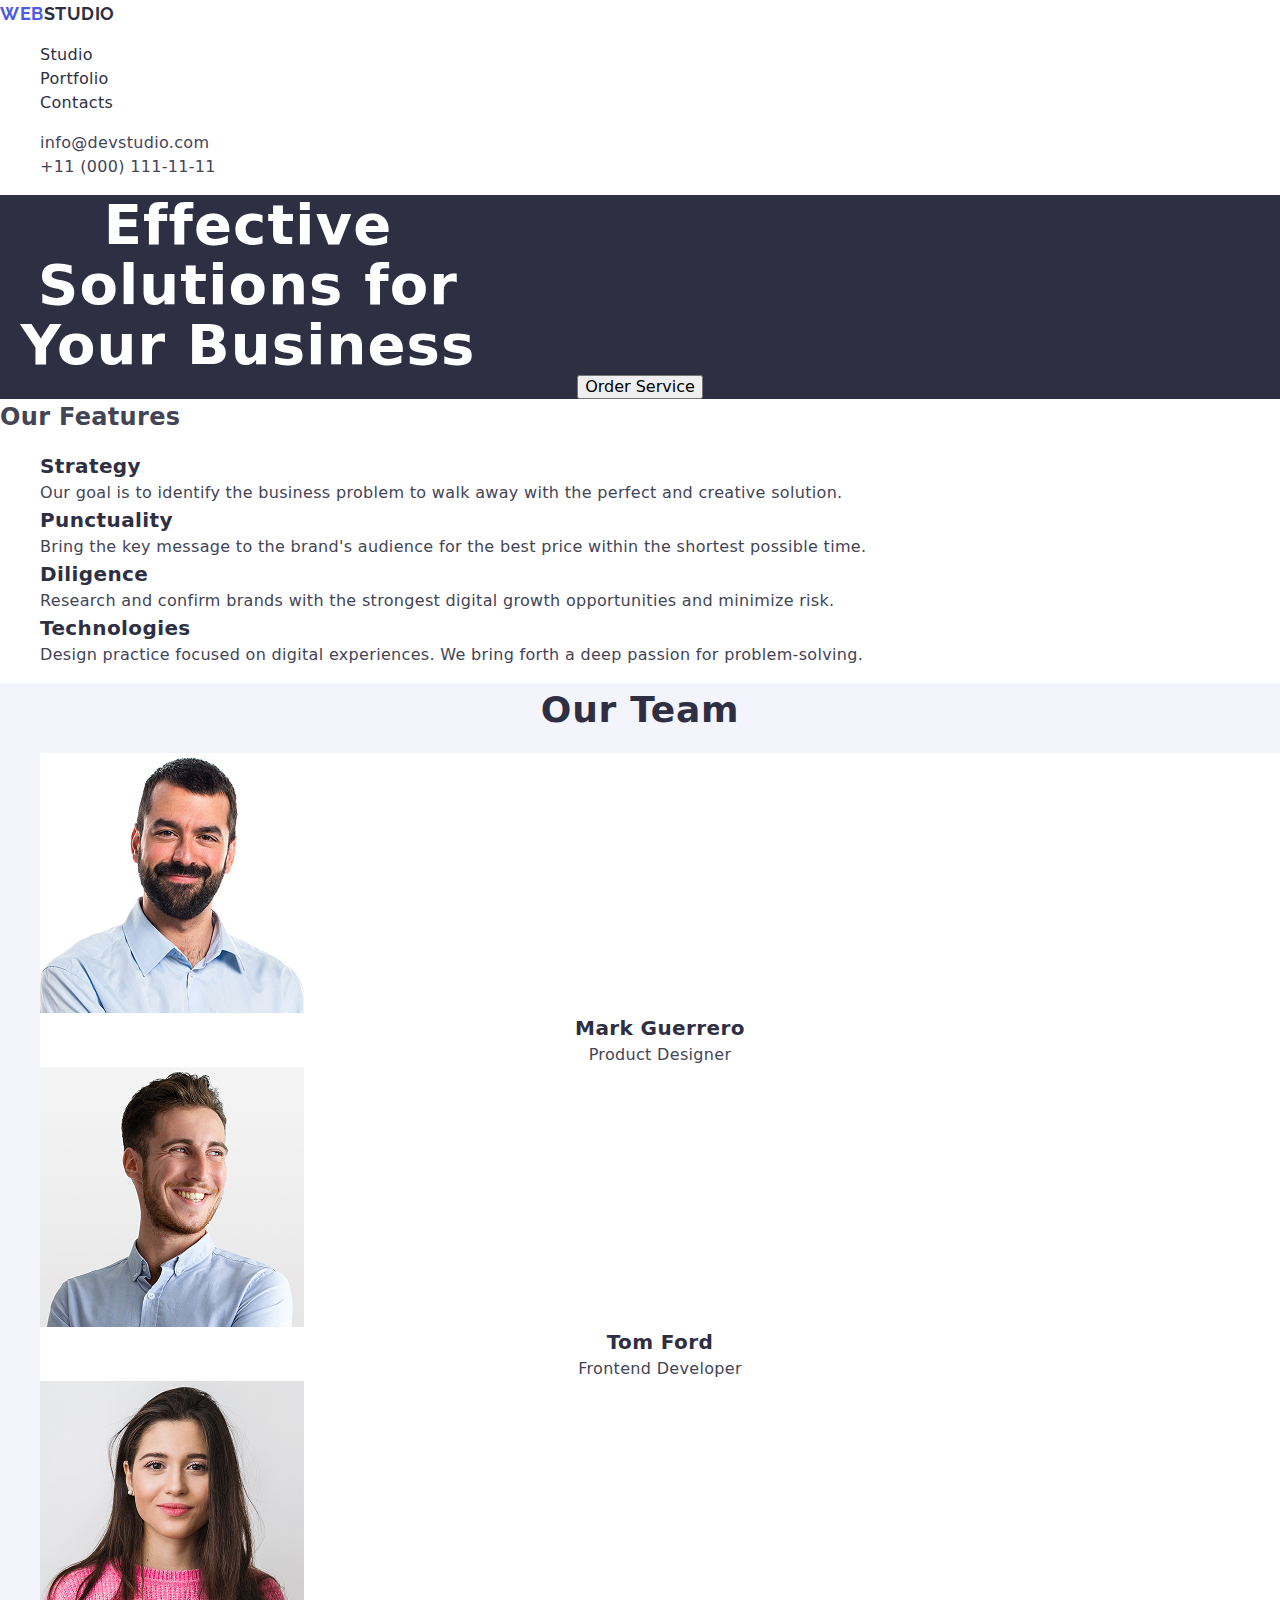
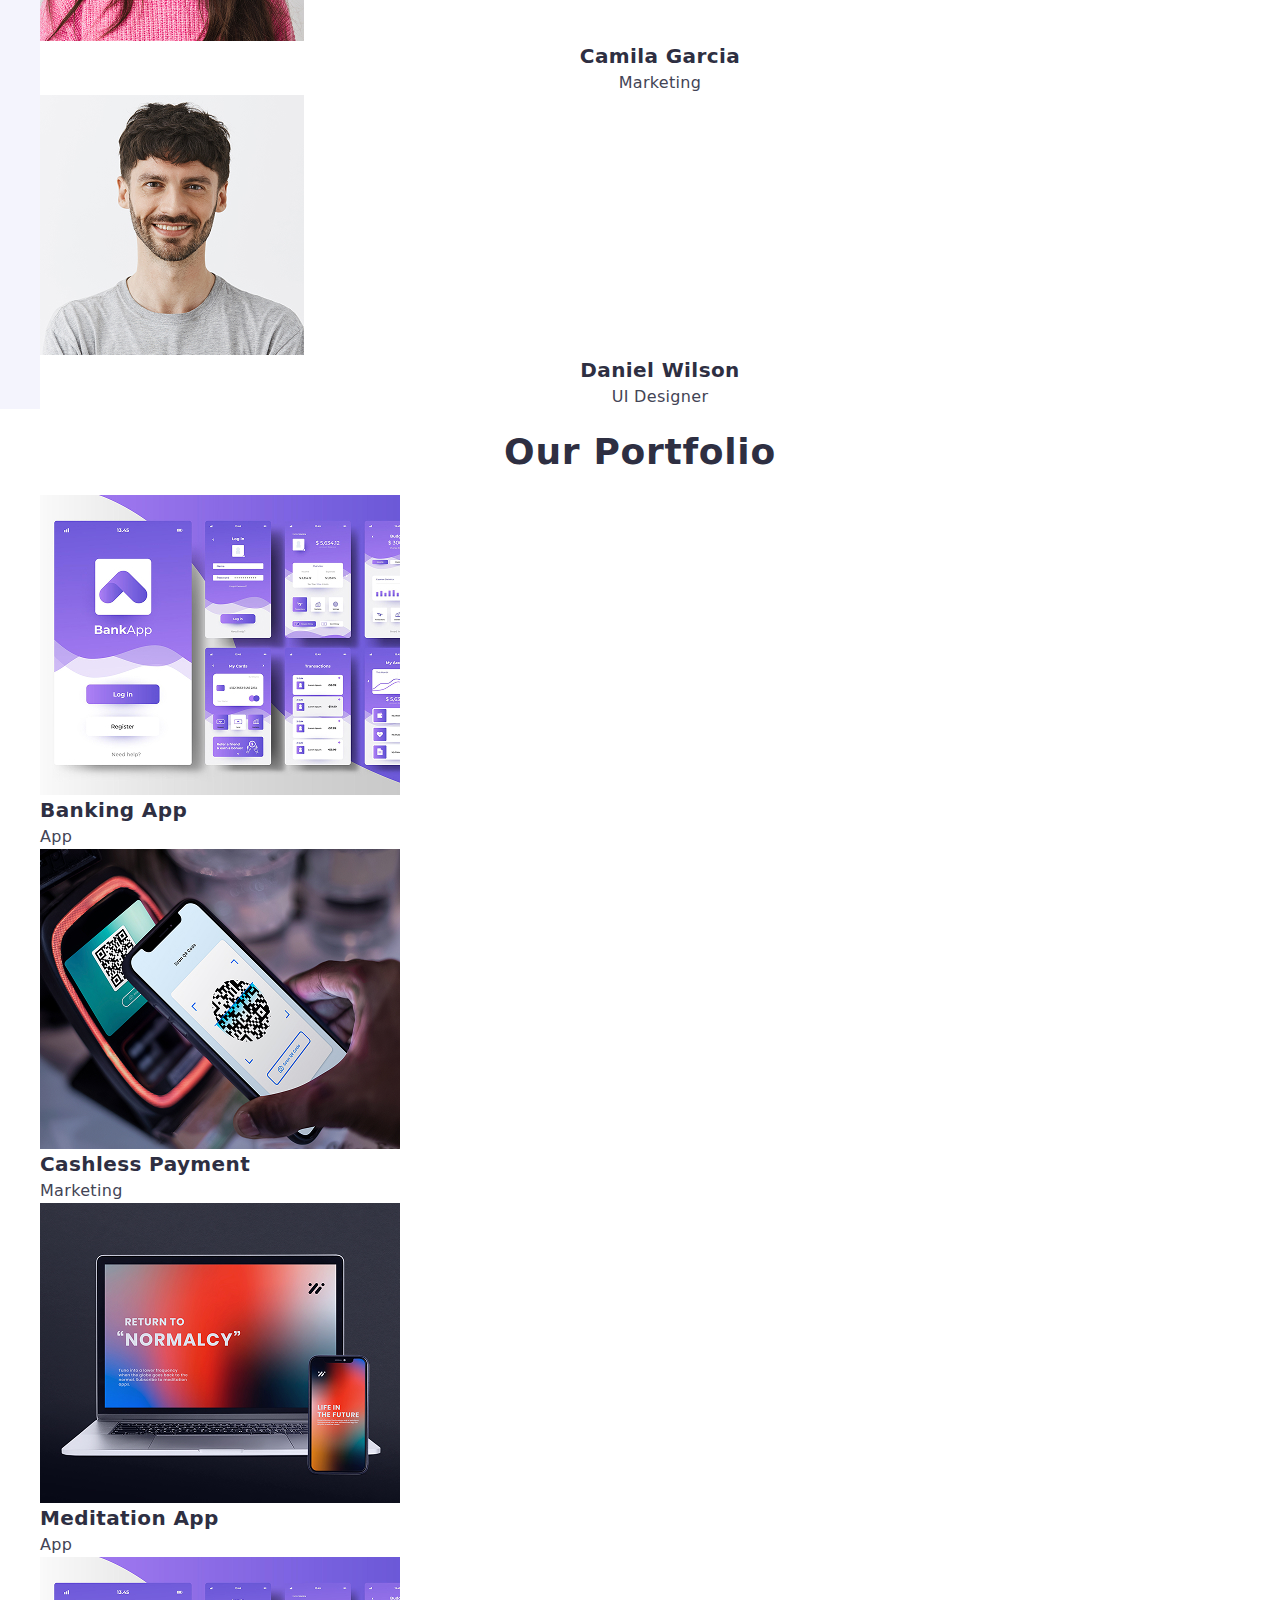
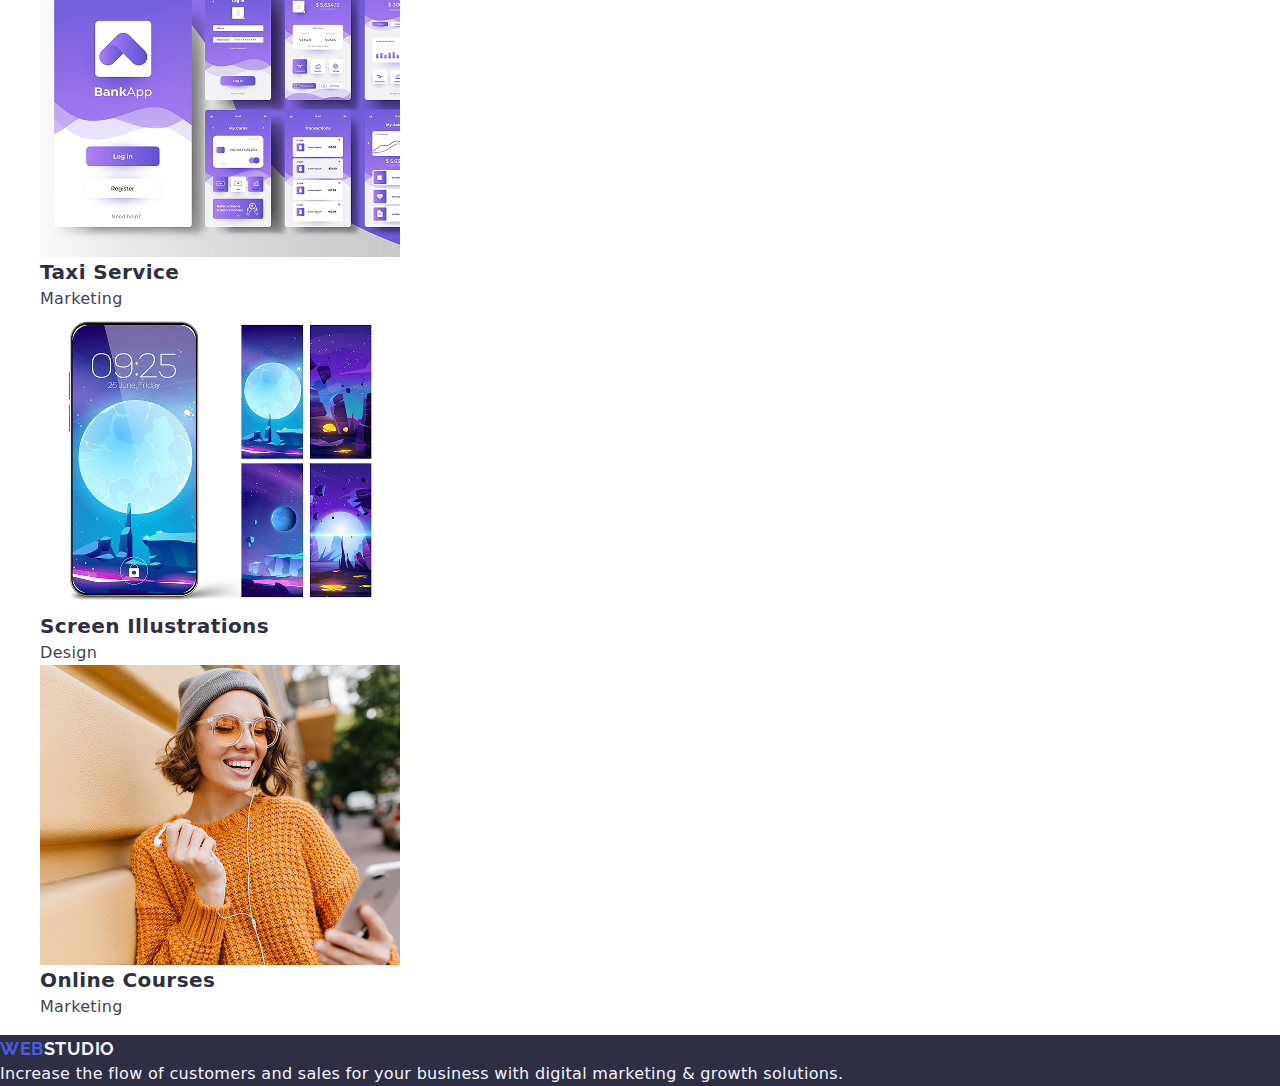
<file: index.html>
<!DOCTYPE html>
<html lang="en">
    <head>
        <meta charset="UTF-8"
         />
        <meta name="viewport" content="width=device-width, initial-scale=1.0" />
        <title>WebStudio</title>
        <link rel="preconnect" href="https://fonts.googleapis.com">
<link rel="preconnect" href="https://fonts.gstatic.com" crossorigin>
<link href="https://fonts.googleapis.com/css2?family=Raleway:wght@400;600;700&family=Roboto:wght@300;400;500;700&display=swap" rel="stylesheet">
<link rel="stylesheet" href="./css/styles.css">
<link rel="stylesheet" href="https://cdnjs.cloudflare.com/ajax/libs/modern-normalize/1.1.0/modern-normalize.min.css">
    </head> 
    <body>
        <header class="header">
            <div class="container header-container">
            <nav class="navigation">
            
                 <a href="./index.html" class="logo">WEB<span>STUDIO</span></a>

            
                <ul class="nav-list">
                    <li><a class="nav-link current" href="./index.html">Studio</a></li>
                    <li><a class="nav-link" href="#">Portfolio</a></li>
                    <li><a class="nav-link" href="#">Contacts</a></li>
                </ul>
            </nav>

            <address class="contacts">
                <ul class="contacts-list">
                    <li><a class="contacts-link" href="mailto:info@devstudio.com">info@devstudio.com</a></li>
                    <li><a class="contacts-link" href="tel:+110001111111">+11 (000) 111-11-11</a></li>
                </ul>
            </address>
            </div>
        </header>

        <main>
            <section class="hero">
                <h1 class="hero-title">Effective Solutions for Your Business</h1>
                <button class="hero-button" type="button">Order Service</button>
            </section>

            <section class="features">
                <div class="container">
                <h2 class="visually-hidden">Our Features</h2>
                <ul class="features-list">
                    <li class="features-item">
                        <h3 class="features-title">Strategy</h3>
                        <p class="features-text">Our goal is to identify the business problem to walk away with the perfect and creative solution.</p>
                    </li>
                    <li class="features-item">
                        <h3  class="features-title">Punctuality</h3>
                        <p class="features-text" >Bring the key message to the brand's audience for the best price within the shortest possible time.</p>
                    </li>
                    <li class="features-item">
                        <h3  class="features-title">Diligence</h3>
                        <p class="features-text" >
                            Research and confirm brands with the strongest digital growth opportunities and minimize risk.
                        </p>
                    </li>
                    <li class="features-item" >
                        <h3 class="features-title">Technologies</h3>
                        <p class="features-text">
                            Design practice focused on digital experiences. We bring forth a deep passion for problem-solving.
                        </p>
                    </li>
                </ul>
                </div>
            </section>

            <section class="team">
                <div class="container">
                <h2 class="team-title">Our Team</h2>
                <ul class="team-list">
                    <li class="team-item">
                        <img src="./images/img1.jpg" alt="Team member 1" width="264" height="260">
                        <h3 class="team-name">Mark Guerrero</h3>
                        <p class="team-position">Product Designer</p>
                    </li>
                    <li class="team-item">
                        <img src="./images/img2.jpg" alt="Team member 2" width="264" height="260">
                        <h3 class="team-name">Tom Ford</h3>
                        <p class="team-position">Frontend Developer</p>
                    </li>
                    <li class="team-item">
                        <img src="./images/img3.jpg" alt="Team member 3" width="264" height="260">
                        <h3 class="team-name">Camila Garcia</h3>
                        <p class="team-position">Marketing</p>
                    </li>
                    <li class="team-item">
                        <img src="./images/img4.jpg" alt="Team member 4" width="264" height="260">
                        <h3 class="team-name">Daniel Wilson</h3>
                        <p class="team-position">UI Designer</p>
                    </li>
                </ul>
                </div>
            </section>
            <section class="portfolio">
                <div class="container">
                    <h2 class="portfolio-title">Our Portfolio</h2>
                    <ul class="portfolio-list">
                        <li class="portfolio-card">
                            <img src="./images/portfolio-1.jpg" width="360" height="300" alt="Banking App" />
                            <div class="portfolio-info">
                            <h3 class="portfolio-name">Banking App</h3>
                            <p class="portfolio-type">App</p>
                            </div>
                        </li>
                        <li class="portfolio-card">
                            <img src="./images/portfolio-2.jpg" width="360" height="300" alt="Cashless Payment"/>
                            <div class="portfolio-info">
                            <h3 class="portfolio-name">Cashless Payment</h3>
                            <p class="portfolio-type">Marketing</p>
                            </div>
                        </li>
                        <li class="portfolio-card">
                            <img src="./images/portfolio-3.jpg" width="360" height="300"  alt="Meditation App" />
                            <div class="portfolio-info">
                            <h3  class="portfolio-name">Meditation App</h3>
                            <p class="portfolio-type">App</p>
                            </div>

                        </li>
                        <li class="portfolio-card">
                            <img src="./images/portfolio-4.png" width="360" height="300" alt="Taxi Service"/>
                            <div class="portfolio-info">
                            <h3 class="portfolio-name">Taxi Service</h3>
                            <p class="portfolio-type">Marketing</p>
                            </div>
                        </li>
                        <li  class="portfolio-card">
                            <img src="./images/portfolio-5.jpg" width="360" height="300" alt="Screen Illustrations"/>
                            <div class="portfolio-info">
                            <h3 class="portfolio-name">Screen Illustrations</h3>
                            <p class="portfolio-type">Design</p>
                            </div>
                        
                        </li>
                        <li class="portfolio-card">
                            <img src="./images/portfolio-6.jpg"  width="360" height="300" alt="Online Courses"/>
                            <div class="portfolio-info">
                            <h3 class="portfolio-name">Online Courses</h3>
                            <p class="portfolio-type">Marketing</p>
                            </div>

                        </li>
                        
                        

                        

                    </ul>

                </div>
            </section>
        </main>

        <footer class="footer">
            <div class="container">
            <a href="./index.html" class="logo">Web<span>STUDIO</span></a>
            <p class="footer-text">
                Increase the flow of customers and sales for your business with digital marketing & growth solutions.
            </p>
            </div>
        </footer>
    </body>
</html>
</file>
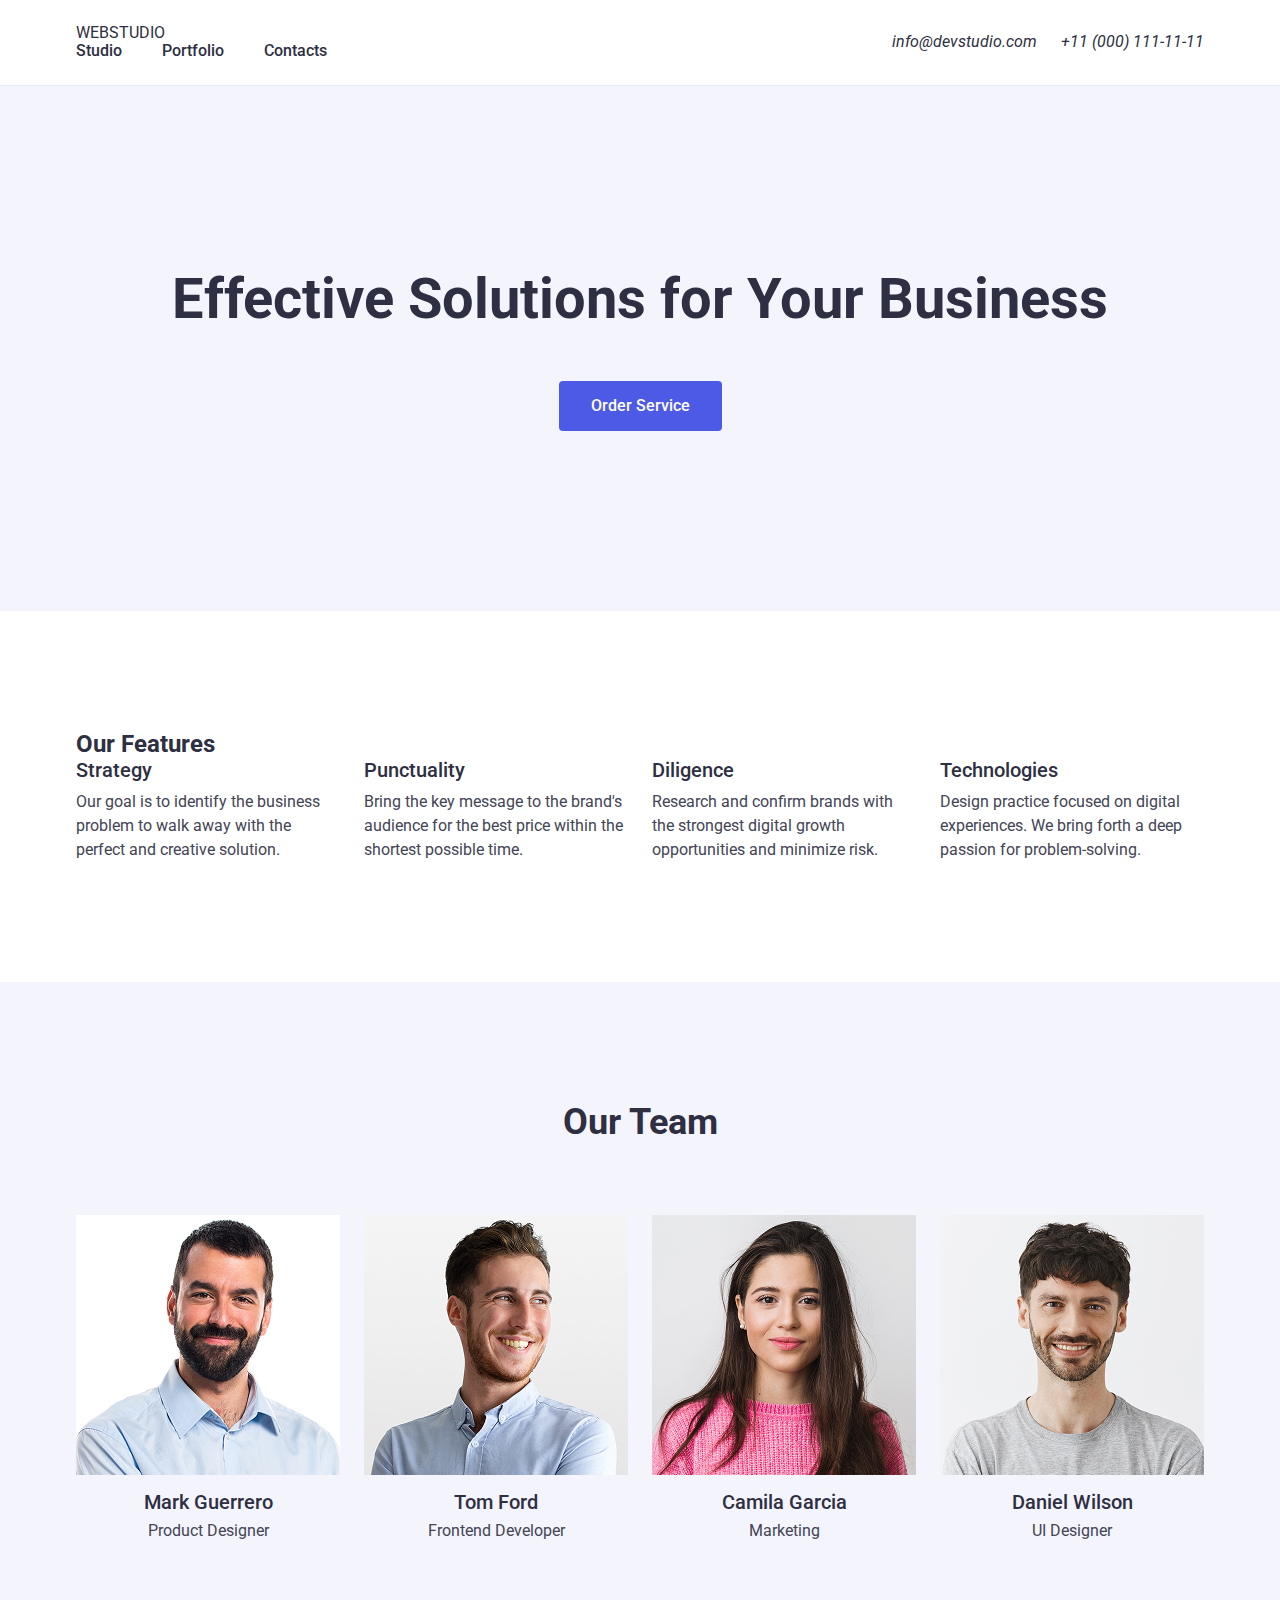
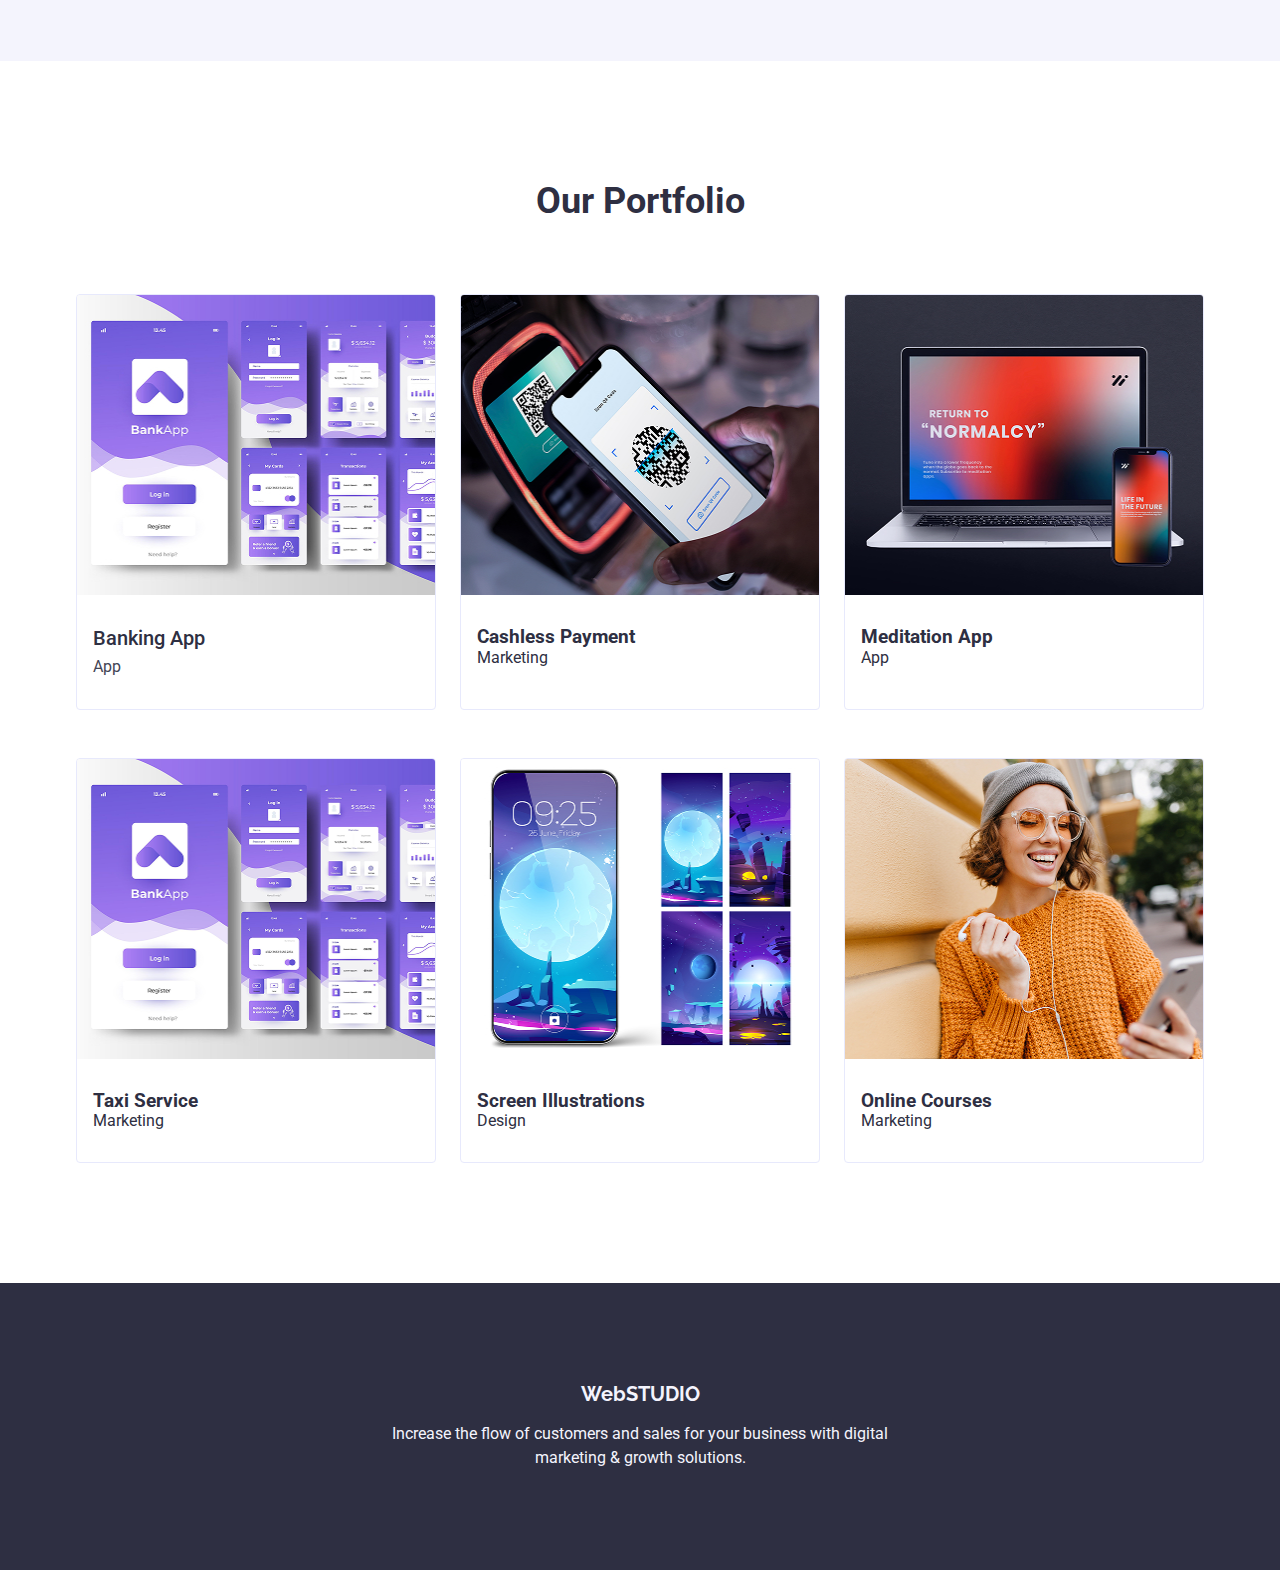
<file: goit-murkup-hw-02/index.html>
<!DOCTYPE html>
<html lang="en">
    <head>
        <meta charset="UTF-8" />
        <meta name="viewport" content="width=device-width, initial-scale=1.0" />
        <title>WebStudio</title>
        <link rel="stylesheet"
         href="https://cdnjs.cloudflare.com/ajax/libs/modern-normalize/3.0.1/modern-normalize.min.css">
        <link href="https://fonts.googleapis.com/css2?family=Raleway:wght@400;600;700&family=Roboto:wght@300;400;500;700&display=swap" 
        rel="stylesheet">
        <link rel="stylesheet"
         href="css/styles.css">
    </head> 
    <body>
        <header class="header">
            <div class="container header-container">
            <nav class="navigation">
            
                 <a href="./index.html" class=""logo>WEB<span>STUDIO</span></a>

            
                <ul class="nav-list">
                    <li><a class="nav-link current"href="./index.html">Studio</a></li>
                    <li><a class="nav-link"href="#">Portfolio</a></li>
                    <li><a class="nav-link"href="#">Contacts</a></li>
                </ul>
            </nav>

            <address class="contacts">
                <ul class="contacts-list">
                    <li><a class="contacts-link"href="mailto:info@devstudio.com">info@devstudio.com</a></li>
                    <li><a class="contacts-link" href="tel:+110001111111">+11 (000) 111-11-11</a></li>
                </ul>
            </address>
            </div>
        </header>

        <main>
            <section class="hero">
                <h1 class="hero-title">Effective Solutions for Your Business</h1>
                <button class="hero-button"type="button">Order Service</button>
            </section>

            <section class="features">
                <div class="container">
                <h2 class="visually-hidden">Our Features</h2>
                <ul class="features-list">
                    <li class="features-item">
                        <h3 class="features-title">Strategy</h3>
                        <p class="features-text">Our goal is to identify the business problem to walk away with the perfect and creative solution.</p>
                    </li>
                    <li class="features-item">
                        <h3  class="features-title">Punctuality</h3>
                        <p class="features-text" >Bring the key message to the brand's audience for the best price within the shortest possible time.</p>
                    </li>
                    <li class="features-item">
                        <h3  class="features-title">Diligence</h3>
                        <p class="features-text" >
                            Research and confirm brands with the strongest digital growth opportunities and minimize risk.
                        </p>
                    </li>
                    <li class="features-item" >
                        <h3 class="features-title">Technologies</h3>
                        <p class="features-text">
                            Design practice focused on digital experiences. We bring forth a deep passion for problem-solving.
                        </p>
                    </li>
                </ul>
                </div>
            </section>

            <section class="team">
                <div class="container">
                <h2 class="team-title">Our Team</h2>
                <ul class="team-list">
                    <li class="team-item">
                        <img src="./images/img1.jpg" alt="Team member 1" width="264" height="260">
                        <h3 class="team-name">Mark Guerrero</h3>
                        <p class="team-position">Product Designer</p>
                    </li>
                    <li class="team-item">
                        <img src="./images/img2.jpg" alt="Team member 2" width="264" height="260">
                        <h3 class="team-name">Tom Ford</h3>
                        <p class="team-position">Frontend Developer</p>
                    </li>
                    <li class="team-item">
                        <img src="./images/img3.jpg" alt="Team member 3" width="264" height="260">
                        <h3 class="team-name">Camila Garcia</h3>
                        <p class="team-position">Marketing</p>
                    </li>
                    <li class="team-item">
                        <img src="./images/img4.jpg" alt="Team member 4" width="264"height="260">
                        <h3 class="team-name">Daniel Wilson</h3>
                        <p class="team-position">UI Designer</p>
                    </li>
                </ul>
                </div>
            </section>
            <section class="portfolio">
                <div class="container">
                    <h2 class="portfolio-title">Our Portfolio</h2>
                    <ul class="portfolio-list">
                        <li class="portfolio-card">
                            <img src="./images/portfolio-1.jpg" width="360" height="300"alt="Banking App"/>
                            <div class="portfolio-info">
                            <h3 class="portfolio-name">Banking App</h3>
                            <p class="portfolio-type">App</p>
                            </div>
                        </li>
                        <li class="portfolio-card">
                            <img src="./images/portfolio-2.jpg" width="360" height="300" alt="Cashless Payment"/>
                            <div class="portfolio-info">
                            <h3>Cashless Payment</h3>
                            <p>Marketing</p>
                            </div>
                        </li>
                        <li class="portfolio-card">
                            <img src="./images/portfolio-3.jpg" width="360" height="300"  alt="Meditation App" />
                            <div class="portfolio-info">
                            <h3>Meditation App</h3>
                            <p>App</p>
                            </div>

                        </li>
                        <li class="portfolio-card">
                            <img src="./images/portfolio-4.png" width="360" height="300" alt="Taxi Service"/>
                            <div class="portfolio-info">
                            <h3>Taxi Service</h3>
                            <p>Marketing</p>
                            </div>
                        </li>
                        <li  class="portfolio-card">
                            <img src="./images/portfolio-5.jpg" width="360" height="300" alt="Screen Illustrations"/>
                            <div class="portfolio-info">
                            <h3>Screen Illustrations</h3>
                            <p>Design</p>
                            </div>
                        
                        </li>
                        <li class="portfolio-card">
                            <img src="./images/portfolio-6.jpg"  width="360" height="300" alt="Online Courses"/>
                            <div class="portfolio-info">
                            <h3>Online Courses</h3>
                            <p>Marketing</p>
                            </div>

                        </li>
                        
                        

                        

                    </ul>

                </div>
            </section>
        </main>

        <footer class="footer">
            <div class="container">
            <a href="./index.html" class="logo">Web<span>STUDIO</span></a>
            <p class="footer-text">
                Increase the flow of customers and sales for your business with digital marketing & growth solutions.
            </p>
            </div>
        </footer>
    </body>
</html>
</file>
<file: css/styles.css>
/* ======== GLOBAL ======== */
body {
    font-family: "Roboto", sans-serif;
    color: #434455;
    background-color: #ffffff;
    letter-spacing: 0.02em;
    line-height: 1.5;
}

h1, h2, h3, p {
    margin: 0;
    padding: 0;
}

ul {
    list-style: none;
}

img {
    display: block;
}


.logo {
    font-family: "Raleway", sans-serif;
    font-size: 18px;
    font-weight: 700;
    text-transform: uppercase;
    text-decoration: none;
    letter-spacing: 0.03em;
    color: #4d5ae5;
   
}

.logo span {
    color: #2e2f42;
}

.footer .logo span{
    color: #f4f4fd;

}
.nav-link {
    color: #2e2f42;
    font-size: 16px;
    text-decoration: none;
    transition: color 250ms ease;
    font-weight: 500;
    letter-spacing: 0.02em;
}

.nav-link:hover,
.nav-link:focus {
    color: #404bbf;
}

.contacts {
    font-style: normal;
}


.contacts-link {
    letter-spacing: 0.02em;
    color: #434455;
    text-decoration: none;
    transition: color 250ms ease;
    font-size: 16px;
}

.contacts-link:hover,
.contacts-link:focus {
    color: #404bbf;
}

/* ======== HERO ======== */
.team{
    background-color:#f4f4fd;
}
.hero {
    background-color: #2e2f42;
    text-align: center;
}

.hero-title {
    color: #ffffff;
    font-size: 56px;
    max-width: 496px;
    letter-spacing: 0.02em;
    line-height: 1.07;
}

.hero-btn {
    cursor: pointer;
    background-color: #4d5ae5;
    color: #ffffff;
    font-size: 16px;
    letter-spacing: 0.04em;
    border-radius: 4px;
    border: none;
    transition: background-color 250ms ease;
    font-weight:500;
}

.hero-btn:hover,
.hero-btn:focus {
    background-color: #404bbf;
}

/* ======== ADVANTAGES ======== */
.features-title,
.team-title,
.portfolio-title {
    color: #2e2f42;
    font-weight: 700;
    letter-spacing: 0.02em;
}
 .team-item{
    background-color:#fff;
 }

.features-title {
    font-size: 20px;

}

.features-text {
    color: #434455;
}



.team-title,
.portfolio-title {
    font-size: 36px;
    text-align:center;
    
}
.features-text,
.team-position,
.portfolio-type,
.footer-text{
    color: #434455;
    font-size: 16px;
    letter-spacing: 0.02em;
}
.team-name,
.portfolio-name{
    color: #2e2f42;
    font-size: 20px;
    font-weight: 700;
    letter-spacing: 0.02em;

}
.team-name,
.team-position{
    text-align:center;
}
.footer{
    background-color: #2e2f42;
}
.footer-text{
    color: #f4f4fd;
}
</file>
<file: goit-murkup-hw-02/css/styles.css>
body {
    font-family: 'Roboto', sans-serif;
    color: #2E2F42;
    margin: 0;
    padding: 0;
    background-color: #ffffff;
}

h1, h2, h3, p, ul {
    margin: 0;
    padding: 0;
}

ul {
    list-style: none;
}

a {
    text-decoration: none;
    color: inherit;
}

img {
    display: block;
    max-width: 100%;
}



.container {
    width: 1158px;
    margin: 0 auto;
    padding: 0 15px;
}



.header {
    padding: 24px 0;
    border-bottom: 1px solid #E7E9FC;
}

.header .container {
    display: flex;
    justify-content: space-between;
    align-items: center;
}

.header .logo {
    font-family: 'Raleway', sans-serif;
    font-weight: 700;
    font-size: 20px;
    color: #4D5AE5;
}

.header .logo span {
    color: #2E2F42;
}

.header nav ul {
    display: flex;
    gap: 40px;
}

.header nav ul li a {
    font-weight: 500;
    color: #2E2F42;
    padding: 24px 0;
}

.header nav ul li a:hover,
.header nav ul li a:focus {
    color: #4D5AE5;
}

.header address ul {
    display: flex;
    gap: 24px;
}

.header address ul li a {
    font-weight: 400;
    color: #2E2F42;
}

.header address ul li a:hover,
.header address ul li a:focus {
    color: #4D5AE5;
}



.hero {
    text-align: center;
    padding: 180px 0;
    background-color: #F4F4FD;
}

.hero h1 {
    font-size: 56px;
    font-weight: 700;
    margin-bottom: 48px;
    line-height: 1.2;
}

.hero button {
    font-size: 16px;
    font-weight: 500;
    background-color: #4D5AE5;
    color: #fff;
    padding: 16px 32px;
    border: none;
    border-radius: 4px;
    cursor: pointer;
    transition: background-color 0.3s;
}

.hero button:hover,
.hero button:focus {
    background-color: #404BBF;
}



.features {
    padding: 120px 0;
}

.features ul {
    display: flex;
    gap: 24px;
    flex-wrap: wrap;
}

.features li {
    width: calc((100% - 72px) / 4);
}

.features h3 {
    font-size: 20px;
    font-weight: 500;
    margin-bottom: 8px;
}

.features p {
    color: #434455;
    line-height: 1.5;
}



.team {
    padding: 120px 0;
    background-color: #F4F4FD;
}

.team-title {
    text-align: center;
    font-size: 36px;
    margin-bottom: 72px;
}

.team-list {
    display: flex;
    gap: 24px;
    flex-wrap: wrap;
}

.team-item {
    text-align: center;
}

.team-name {
    font-size: 20px;
    font-weight: 500;
    margin: 16px 0 8px;
}

.team-position {
    color: #434455;
}



.portfolio {
    padding: 120px 0;
}

.portfolio-title {
    text-align: center;
    font-size: 36px;
    margin-bottom: 72px;
}

.portfolio-list {
    display: flex;
    flex-wrap: wrap;
    gap: 48px 24px;
}

.portfolio-card {
    width: calc((100% - 48px) / 3);
    border: 1px solid #E7E9FC;
    border-radius: 4px;
    overflow: hidden;
    background-color: #fff;
}

.portfolio-info {
    padding: 32px 16px;
}

.portfolio-name {
    font-size: 20px;
    font-weight: 500;
    margin-bottom: 8px;
}

.portfolio-type {
    color: #434455;
}



.footer {
    background-color: #2E2F42;
    padding: 100px 0;
    color: #F4F4FD;
    text-align: center;
}

.footer .logo {
    font-family: 'Raleway', sans-serif;
    font-weight: 700;
    font-size: 20px;
}

.footer .logo span {
    color: #F4F4FD;
}

.footer-text {
    margin-top: 16px;
    max-width: 500px;
    margin-left: auto;
    margin-right: auto;
    line-height: 1.5;
}



button, .header a, .portfolio-card {
    cursor: pointer;
}
</file>
